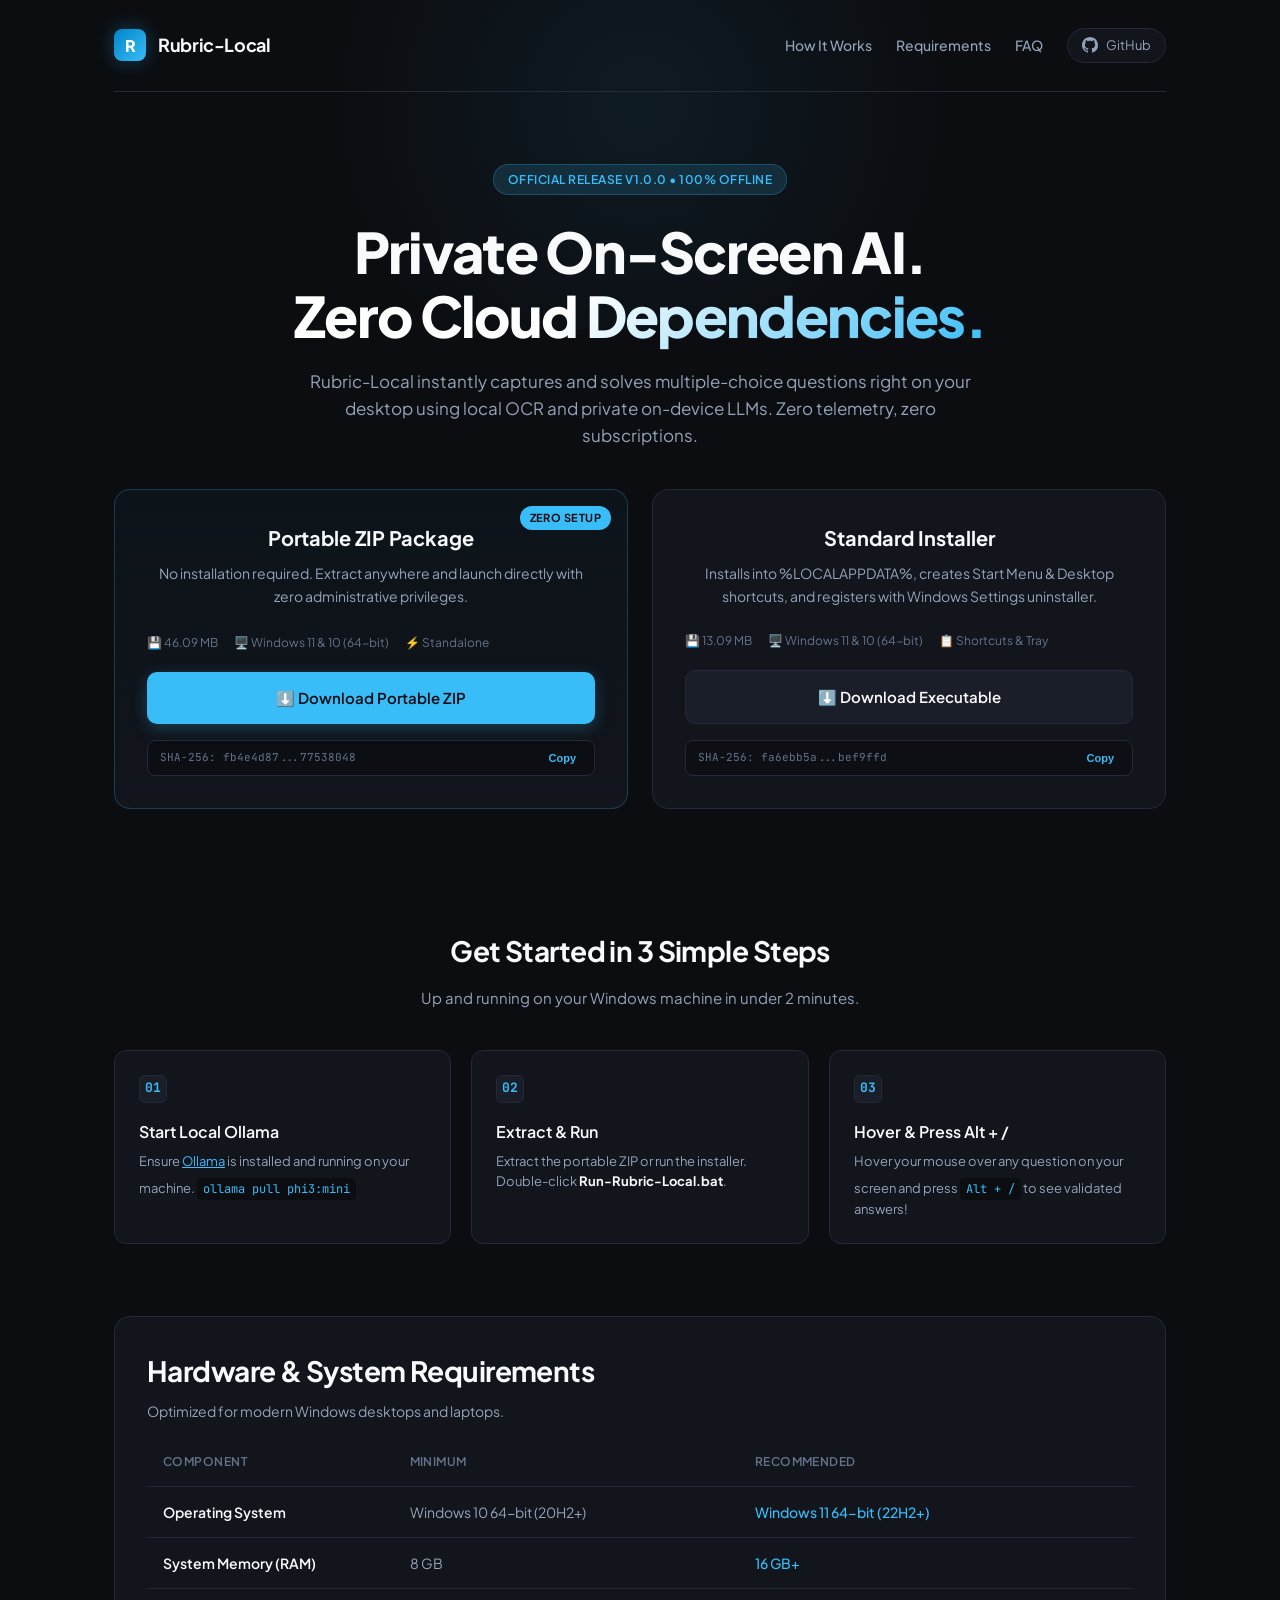
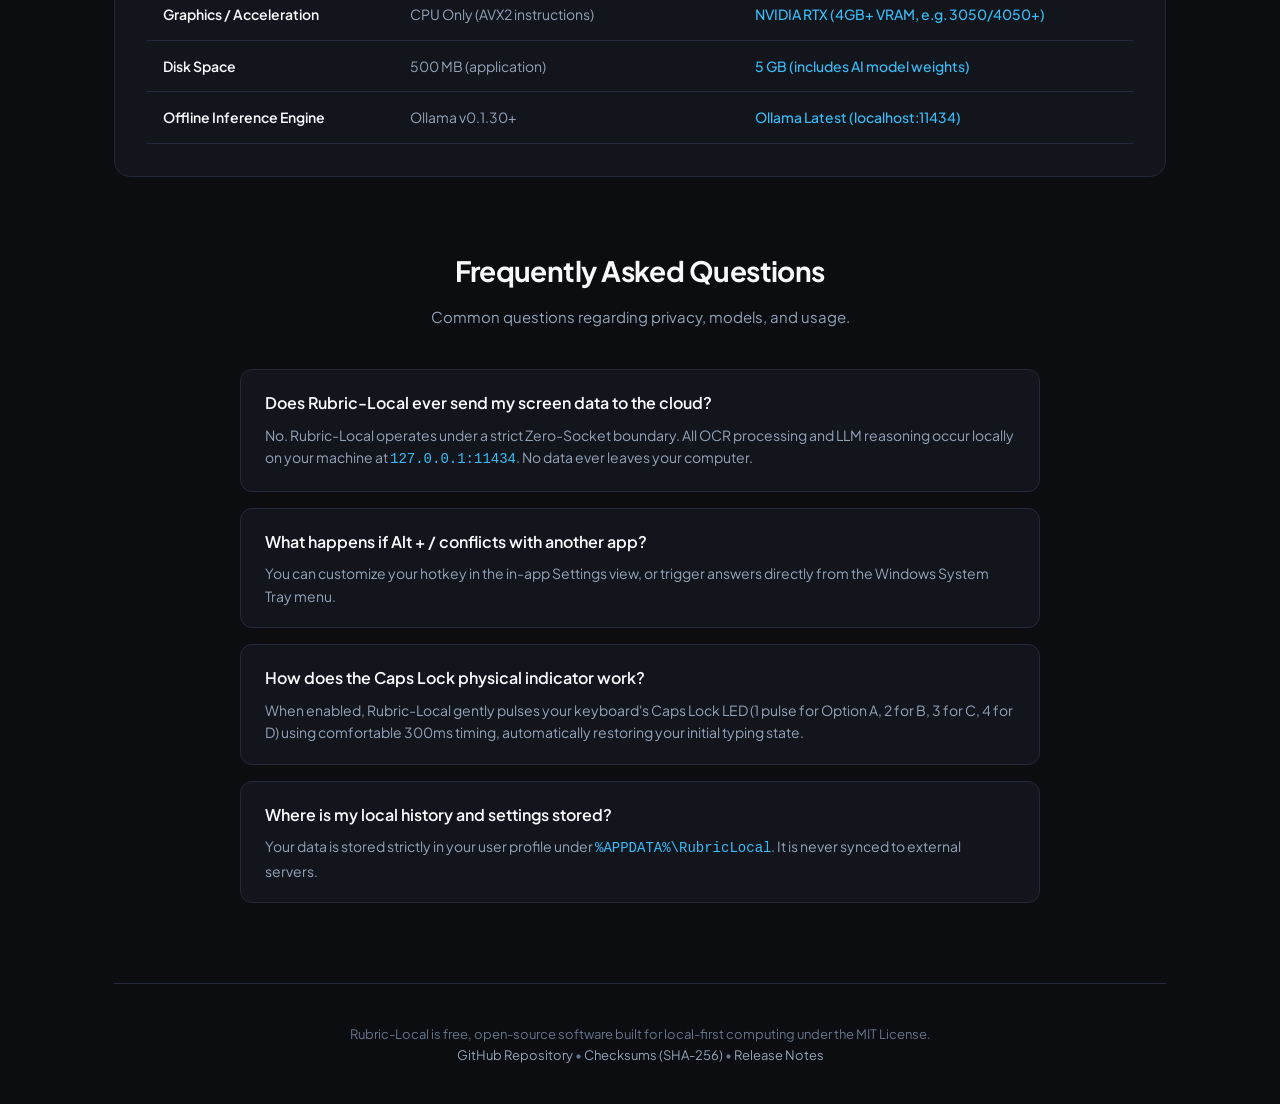
<file: rubric_local_app/website_download/index.html>
<!DOCTYPE html>
<html lang="en">
<head>
  <meta charset="UTF-8">
  <meta name="viewport" content="width=device-width, initial-scale=1.0">
  <title>Rubric-Local — Download 100% Offline AI Assistant for Windows</title>
  <meta name="description" content="Download Rubric-Local for Windows 11 & 10. 100% offline, privacy-first on-device AI question recognition and solver engine. Zero cloud, zero subscriptions.">
  <link rel="preconnect" href="https://fonts.googleapis.com">
  <link rel="preconnect" href="https://fonts.gstatic.com" crossorigin>
  <link href="https://fonts.googleapis.com/css2?family=Plus+Jakarta+Sans:wght@400;500;600;700;800&family=JetBrains+Mono:wght@400;500&display=swap" rel="stylesheet">
  <style>
    :root {
      --bg-app: #0b0d11;
      --bg-surface: #12151c;
      --bg-surface-hover: #1a1e28;
      --border: #232938;
      --border-accent: rgba(56, 189, 248, 0.25);
      --accent: #38bdf8;
      --accent-glow: rgba(56, 189, 248, 0.15);
      --accent-hover: #0284c7;
      --success: #10b981;
      --warning: #f59e0b;
      --text-primary: #f8fafc;
      --text-secondary: #94a3b8;
      --text-muted: #64748b;
      --font-sans: 'Plus Jakarta Sans', -apple-system, BlinkMacSystemFont, 'Segoe UI', Roboto, sans-serif;
      --font-mono: 'JetBrains Mono', Consolas, monospace;
    }

    * {
      margin: 0;
      padding: 0;
      box-sizing: border-box;
    }

    body {
      background-color: var(--bg-app);
      color: var(--text-primary);
      font-family: var(--font-sans);
      line-height: 1.6;
      -webkit-font-smoothing: antialiased;
      overflow-x: hidden;
    }

    /* Ambient Glow Background */
    .ambient-glow {
      position: absolute;
      top: -120px;
      left: 50%;
      transform: translateX(-50%);
      width: 750px;
      height: 450px;
      background: radial-gradient(circle, rgba(56, 189, 248, 0.08) 0%, rgba(11, 13, 17, 0) 70%);
      pointer-events: none;
      z-index: 0;
    }

    .container {
      max-width: 1100px;
      margin: 0 auto;
      padding: 0 24px;
      position: relative;
      z-index: 1;
    }

    /* Navigation */
    header {
      padding: 28px 0;
      border-bottom: 1px solid var(--border);
    }

    .nav-wrapper {
      display: flex;
      justify-content: space-between;
      align-items: center;
    }

    .brand {
      display: flex;
      align-items: center;
      gap: 12px;
      text-decoration: none;
      color: var(--text-primary);
    }

    .brand-icon {
      width: 32px;
      height: 32px;
      background: linear-gradient(135deg, #0284c7, #38bdf8);
      border-radius: 8px;
      display: flex;
      align-items: center;
      justify-content: center;
      font-weight: 800;
      font-size: 16px;
      color: #fff;
      box-shadow: 0 0 20px rgba(56, 189, 248, 0.3);
    }

    .brand-name {
      font-size: 18px;
      font-weight: 700;
      letter-spacing: -0.02em;
    }

    .nav-links {
      display: flex;
      align-items: center;
      gap: 24px;
    }

    .nav-link {
      color: var(--text-secondary);
      text-decoration: none;
      font-size: 14px;
      font-weight: 500;
      transition: color 0.2s;
    }

    .nav-link:hover {
      color: var(--text-primary);
    }

    .github-badge {
      display: inline-flex;
      align-items: center;
      gap: 8px;
      background: var(--bg-surface);
      border: 1px solid var(--border);
      padding: 6px 14px;
      border-radius: 20px;
      font-size: 13px;
      color: var(--text-secondary);
      text-decoration: none;
      transition: all 0.2s;
    }

    .github-badge:hover {
      border-color: var(--accent);
      color: var(--text-primary);
    }

    /* Hero Section */
    .hero {
      padding: 72px 0 56px;
      text-align: center;
    }

    .release-tag {
      display: inline-flex;
      align-items: center;
      gap: 8px;
      background: var(--accent-glow);
      border: 1px solid var(--border-accent);
      color: var(--accent);
      padding: 5px 14px;
      border-radius: 20px;
      font-size: 12px;
      font-weight: 600;
      letter-spacing: 0.04em;
      text-transform: uppercase;
      margin-bottom: 24px;
    }

    .hero h1 {
      font-size: clamp(36px, 6vw, 56px);
      font-weight: 800;
      letter-spacing: -0.03em;
      line-height: 1.15;
      margin-bottom: 20px;
      color: var(--text-primary);
    }

    .hero h1 span {
      background: linear-gradient(135deg, #ffffff 40%, var(--accent) 100%);
      -webkit-background-clip: text;
      -webkit-text-fill-color: transparent;
    }

    .hero-subtitle {
      max-width: 680px;
      margin: 0 auto 40px;
      font-size: 17px;
      color: var(--text-secondary);
      line-height: 1.6;
    }

    /* Download Cards Grid */
    .download-grid {
      display: grid;
      grid-template-columns: repeat(auto-fit, minmax(320px, 1fr));
      gap: 24px;
      margin-bottom: 64px;
    }

    .download-card {
      background: var(--bg-surface);
      border: 1px solid var(--border);
      border-radius: 16px;
      padding: 32px;
      display: flex;
      flex-direction: column;
      position: relative;
      transition: transform 0.2s, border-color 0.2s, box-shadow 0.2s;
    }

    .download-card:hover {
      border-color: var(--border-accent);
      transform: translateY(-2px);
      box-shadow: 0 12px 30px rgba(0, 0, 0, 0.4);
    }

    .download-card.primary {
      border-color: var(--border-accent);
      background: linear-gradient(180deg, rgba(56, 189, 248, 0.04) 0%, var(--bg-surface) 100%);
    }

    .card-badge {
      position: absolute;
      top: 16px;
      right: 16px;
      background: var(--accent);
      color: #0b0d11;
      font-size: 11px;
      font-weight: 700;
      padding: 3px 10px;
      border-radius: 12px;
      text-transform: uppercase;
      letter-spacing: 0.04em;
    }

    .card-title {
      font-size: 20px;
      font-weight: 700;
      margin-bottom: 8px;
    }

    .card-desc {
      font-size: 14px;
      color: var(--text-secondary);
      margin-bottom: 24px;
      flex-grow: 1;
    }

    .card-meta {
      display: flex;
      gap: 16px;
      font-size: 12px;
      color: var(--text-muted);
      margin-bottom: 20px;
    }

    .btn {
      display: inline-flex;
      align-items: center;
      justify-content: center;
      gap: 10px;
      padding: 14px 24px;
      border-radius: 10px;
      font-size: 15px;
      font-weight: 600;
      text-decoration: none;
      cursor: pointer;
      transition: all 0.2s;
      border: none;
      width: 100%;
    }

    .btn-primary {
      background: var(--accent);
      color: #0b0d11;
      box-shadow: 0 4px 16px rgba(56, 189, 248, 0.25);
    }

    .btn-primary:hover {
      background: #7dd3fc;
      box-shadow: 0 6px 22px rgba(56, 189, 248, 0.35);
    }

    .btn-secondary {
      background: var(--bg-surface-hover);
      color: var(--text-primary);
      border: 1px solid var(--border);
    }

    .btn-secondary:hover {
      background: #232938;
      border-color: var(--text-muted);
    }

    .hash-box {
      margin-top: 16px;
      background: rgba(0, 0, 0, 0.3);
      border: 1px solid var(--border);
      border-radius: 8px;
      padding: 8px 12px;
      display: flex;
      align-items: center;
      justify-content: space-between;
      gap: 8px;
    }

    .hash-text {
      font-family: var(--font-mono);
      font-size: 11px;
      color: var(--text-muted);
      overflow: hidden;
      text-overflow: ellipsis;
      white-space: nowrap;
    }

    .copy-btn {
      background: transparent;
      border: none;
      color: var(--accent);
      cursor: pointer;
      font-size: 11px;
      font-weight: 600;
      padding: 2px 6px;
      border-radius: 4px;
    }

    .copy-btn:hover {
      background: var(--bg-surface-hover);
    }

    /* 3-Step Setup Guide */
    .section-title {
      font-size: 28px;
      font-weight: 700;
      letter-spacing: -0.02em;
      margin-bottom: 12px;
      text-align: center;
    }

    .section-desc {
      font-size: 15px;
      color: var(--text-secondary);
      text-align: center;
      margin-bottom: 40px;
    }

    .steps-grid {
      display: grid;
      grid-template-columns: repeat(auto-fit, minmax(260px, 1fr));
      gap: 20px;
      margin-bottom: 72px;
    }

    .step-card {
      background: var(--bg-surface);
      border: 1px solid var(--border);
      border-radius: 12px;
      padding: 24px;
    }

    .step-num {
      width: 28px;
      height: 28px;
      background: var(--bg-surface-hover);
      border: 1px solid var(--border);
      border-radius: 6px;
      display: flex;
      align-items: center;
      justify-content: center;
      font-family: var(--font-mono);
      font-size: 13px;
      font-weight: 700;
      color: var(--accent);
      margin-bottom: 16px;
    }

    .step-title {
      font-size: 16px;
      font-weight: 600;
      margin-bottom: 8px;
    }

    .step-text {
      font-size: 13px;
      color: var(--text-secondary);
      line-height: 1.5;
    }

    .code-chip {
      display: inline-block;
      font-family: var(--font-mono);
      background: rgba(0, 0, 0, 0.4);
      padding: 2px 6px;
      border-radius: 4px;
      font-size: 12px;
      color: var(--accent);
      margin-top: 6px;
    }

    /* System Requirements Table */
    .specs-card {
      background: var(--bg-surface);
      border: 1px solid var(--border);
      border-radius: 16px;
      padding: 32px;
      margin-bottom: 72px;
    }

    .specs-table {
      width: 100%;
      border-collapse: collapse;
      margin-top: 16px;
    }

    .specs-table th, .specs-table td {
      padding: 14px 16px;
      text-align: left;
      border-bottom: 1px solid var(--border);
      font-size: 14px;
    }

    .specs-table th {
      color: var(--text-muted);
      font-weight: 600;
      font-size: 12px;
      text-transform: uppercase;
      letter-spacing: 0.04em;
    }

    .specs-table td:first-child {
      font-weight: 600;
      color: var(--text-primary);
      width: 25%;
    }

    .specs-table td:nth-child(2) {
      color: var(--text-secondary);
      width: 35%;
    }

    .specs-table td:nth-child(3) {
      color: var(--accent);
      font-weight: 500;
    }

    /* FAQ Accordion */
    .faq-grid {
      display: grid;
      grid-template-columns: 1fr;
      gap: 16px;
      max-width: 800px;
      margin: 0 auto 80px;
    }

    .faq-item {
      background: var(--bg-surface);
      border: 1px solid var(--border);
      border-radius: 12px;
      padding: 20px 24px;
    }

    .faq-q {
      font-size: 16px;
      font-weight: 600;
      margin-bottom: 8px;
      color: var(--text-primary);
    }

    .faq-a {
      font-size: 14px;
      color: var(--text-secondary);
      line-height: 1.6;
    }

    /* Footer */
    footer {
      border-top: 1px solid var(--border);
      padding: 40px 0;
      text-align: center;
      font-size: 13px;
      color: var(--text-muted);
    }

    footer a {
      color: var(--text-secondary);
      text-decoration: none;
      transition: color 0.2s;
    }

    footer a:hover {
      color: var(--accent);
    }
  </style>
</head>
<body>
  <div class="ambient-glow"></div>

  <div class="container">
    <!-- Header -->
    <header>
      <div class="nav-wrapper">
        <a href="#" class="brand">
          <div class="brand-icon">R</div>
          <div class="brand-name">Rubric-Local</div>
        </a>
        <div class="nav-links">
          <a href="#how-it-works" class="nav-link">How It Works</a>
          <a href="#requirements" class="nav-link">Requirements</a>
          <a href="#faq" class="nav-link">FAQ</a>
          <a href="https://github.com/your-username/rubric-local" class="github-badge" target="_blank" rel="noopener">
            <svg width="16" height="16" fill="currentColor" viewBox="0 0 16 16"><path d="M8 0C3.58 0 0 3.58 0 8c0 3.54 2.29 6.53 5.47 7.59.4.07.55-.17.55-.38 0-.19-.01-.82-.01-1.49-2.01.37-2.53-.49-2.69-.94-.09-.23-.48-.94-.82-1.13-.28-.15-.68-.52-.01-.53.63-.01 1.08.58 1.23.82.72 1.21 1.87.87 2.33.66.07-.52.28-.87.51-1.07-1.78-.2-3.64-.89-3.64-3.95 0-.87.31-1.59.82-2.15-.08-.2-.36-1.02.08-2.12 0 0 .67-.21 2.2.82.64-.18 1.32-.27 2-.27.68 0 1.36.09 2 .27 1.53-1.04 2.2-.82 2.2-.82.44 1.1.16 1.92.08 2.12.51.56.82 1.27.82 2.15 0 3.07-1.87 3.75-3.65 3.95.29.25.54.73.54 1.48 0 1.07-.01 1.93-.01 2.2 0 .21.15.46.55.38A8.012 8.012 0 0 0 16 8c0-4.42-3.58-8-8-8z"/></svg>
            GitHub
          </a>
        </div>
      </div>
    </header>

    <!-- Hero -->
    <section class="hero">
      <div class="release-tag">Official Release v1.0.0 • 100% Offline</div>
      <h1>Private On-Screen AI.<br><span>Zero Cloud Dependencies.</span></h1>
      <p class="hero-subtitle">
        Rubric-Local instantly captures and solves multiple-choice questions right on your desktop using local OCR and private on-device LLMs. Zero telemetry, zero subscriptions.
      </p>

      <!-- Download Options Grid -->
      <div class="download-grid">
        <!-- Option 1: Portable ZIP (Recommended) -->
        <div class="download-card primary">
          <div class="card-badge">Zero Setup</div>
          <div class="card-title">Portable ZIP Package</div>
          <div class="card-desc">
            No installation required. Extract anywhere and launch directly with zero administrative privileges.
          </div>
          <div class="card-meta">
            <span>💾 46.09 MB</span>
            <span>🖥️ Windows 11 & 10 (64-bit)</span>
            <span>⚡ Standalone</span>
          </div>
          <a href="Rubric-Local-v1.0.0-win64-portable.zip" class="btn btn-primary" download id="download-portable-btn">
            ⬇️ Download Portable ZIP
          </a>
          <div class="hash-box">
            <span class="hash-text" title="SHA-256: fb4e4d875f2668285c9409717f2d12a156ab3b47f1e078ad3490ce7e77538048">SHA-256: fb4e4d87...77538048</span>
            <button class="copy-btn" onclick="copyHash('fb4e4d875f2668285c9409717f2d12a156ab3b47f1e078ad3490ce7e77538048')">Copy</button>
          </div>
        </div>

        <!-- Option 2: Windows Installer -->
        <div class="download-card">
          <div class="card-title">Standard Installer</div>
          <div class="card-desc">
            Installs into %LOCALAPPDATA%, creates Start Menu & Desktop shortcuts, and registers with Windows Settings uninstaller.
          </div>
          <div class="card-meta">
            <span>💾 13.09 MB</span>
            <span>🖥️ Windows 11 & 10 (64-bit)</span>
            <span>📋 Shortcuts & Tray</span>
          </div>
          <a href="Rubric-Local.exe" class="btn btn-secondary" download id="download-installer-btn">
            ⬇️ Download Executable
          </a>
          <div class="hash-box">
            <span class="hash-text" title="SHA-256: fa6ebb5ac611c3cdac9fe34f8d3b02b9319951a78135ce888377ab152bef9ffd">SHA-256: fa6ebb5a...bef9ffd</span>
            <button class="copy-btn" onclick="copyHash('fa6ebb5ac611c3cdac9fe34f8d3b02b9319951a78135ce888377ab152bef9ffd')">Copy</button>
          </div>
        </div>
      </div>
    </section>

    <!-- 3-Step Setup Guide -->
    <section id="how-it-works">
      <h2 class="section-title">Get Started in 3 Simple Steps</h2>
      <p class="section-desc">Up and running on your Windows machine in under 2 minutes.</p>

      <div class="steps-grid">
        <div class="step-card">
          <div class="step-num">01</div>
          <div class="step-title">Start Local Ollama</div>
          <div class="step-text">
            Ensure <a href="https://ollama.com" target="_blank" style="color:var(--accent);">Ollama</a> is installed and running on your machine.
            <div class="code-chip">ollama pull phi3:mini</div>
          </div>
        </div>

        <div class="step-card">
          <div class="step-num">02</div>
          <div class="step-title">Extract & Run</div>
          <div class="step-text">
            Extract the portable ZIP or run the installer. Double-click <strong style="color:var(--text-primary);">Run-Rubric-Local.bat</strong>.
          </div>
        </div>

        <div class="step-card">
          <div class="step-num">03</div>
          <div class="step-title">Hover & Press Alt + /</div>
          <div class="step-text">
            Hover your mouse over any question on your screen and press <span class="code-chip">Alt + /</span> to see validated answers!
          </div>
        </div>
      </div>
    </section>

    <!-- System Requirements -->
    <section id="requirements">
      <div class="specs-card">
        <h2 class="section-title" style="text-align:left; margin-bottom: 6px;">Hardware & System Requirements</h2>
        <p style="color:var(--text-secondary); font-size:14px;">Optimized for modern Windows desktops and laptops.</p>

        <table class="specs-table">
          <thead>
            <tr>
              <th>Component</th>
              <th>Minimum</th>
              <th>Recommended</th>
            </tr>
          </thead>
          <tbody>
            <tr>
              <td>Operating System</td>
              <td>Windows 10 64-bit (20H2+)</td>
              <td>Windows 11 64-bit (22H2+)</td>
            </tr>
            <tr>
              <td>System Memory (RAM)</td>
              <td>8 GB</td>
              <td>16 GB+</td>
            </tr>
            <tr>
              <td>Graphics / Acceleration</td>
              <td>CPU Only (AVX2 instructions)</td>
              <td>NVIDIA RTX (4GB+ VRAM, e.g. 3050/4050+)</td>
            </tr>
            <tr>
              <td>Disk Space</td>
              <td>500 MB (application)</td>
              <td>5 GB (includes AI model weights)</td>
            </tr>
            <tr>
              <td>Offline Inference Engine</td>
              <td>Ollama v0.1.30+</td>
              <td>Ollama Latest (localhost:11434)</td>
            </tr>
          </tbody>
        </table>
      </div>
    </section>

    <!-- FAQ -->
    <section id="faq">
      <h2 class="section-title">Frequently Asked Questions</h2>
      <p class="section-desc">Common questions regarding privacy, models, and usage.</p>

      <div class="faq-grid">
        <div class="faq-item">
          <div class="faq-q">Does Rubric-Local ever send my screen data to the cloud?</div>
          <div class="faq-a">
            No. Rubric-Local operates under a strict Zero-Socket boundary. All OCR processing and LLM reasoning occur locally on your machine at <code style="color:var(--accent);">127.0.0.1:11434</code>. No data ever leaves your computer.
          </div>
        </div>

        <div class="faq-item">
          <div class="faq-q">What happens if Alt + / conflicts with another app?</div>
          <div class="faq-a">
            You can customize your hotkey in the in-app Settings view, or trigger answers directly from the Windows System Tray menu.
          </div>
        </div>

        <div class="faq-item">
          <div class="faq-q">How does the Caps Lock physical indicator work?</div>
          <div class="faq-a">
            When enabled, Rubric-Local gently pulses your keyboard's Caps Lock LED (1 pulse for Option A, 2 for B, 3 for C, 4 for D) using comfortable 300ms timing, automatically restoring your initial typing state.
          </div>
        </div>

        <div class="faq-item">
          <div class="faq-q">Where is my local history and settings stored?</div>
          <div class="faq-a">
            Your data is stored strictly in your user profile under <code style="color:var(--accent);">%APPDATA%\RubricLocal</code>. It is never synced to external servers.
          </div>
        </div>
      </div>
    </section>

    <!-- Footer -->
    <footer>
      <p>
        Rubric-Local is free, open-source software built for local-first computing under the MIT License.<br>
        <a href="https://github.com/your-username/rubric-local" target="_blank" rel="noopener">GitHub Repository</a> • 
        <a href="checksums.txt" target="_blank">Checksums (SHA-256)</a> • 
        <a href="RELEASE_NOTES.md" target="_blank">Release Notes</a>
      </p>
    </footer>
  </div>

  <script>
    function copyHash(hash) {
      navigator.clipboard.writeText(hash).then(() => {
        alert("SHA-256 copied to clipboard:\n" + hash);
      }).catch(err => {
        prompt("Copy SHA-256 hash:", hash);
      });
    }
  </script>
</body>
</html>
</file>
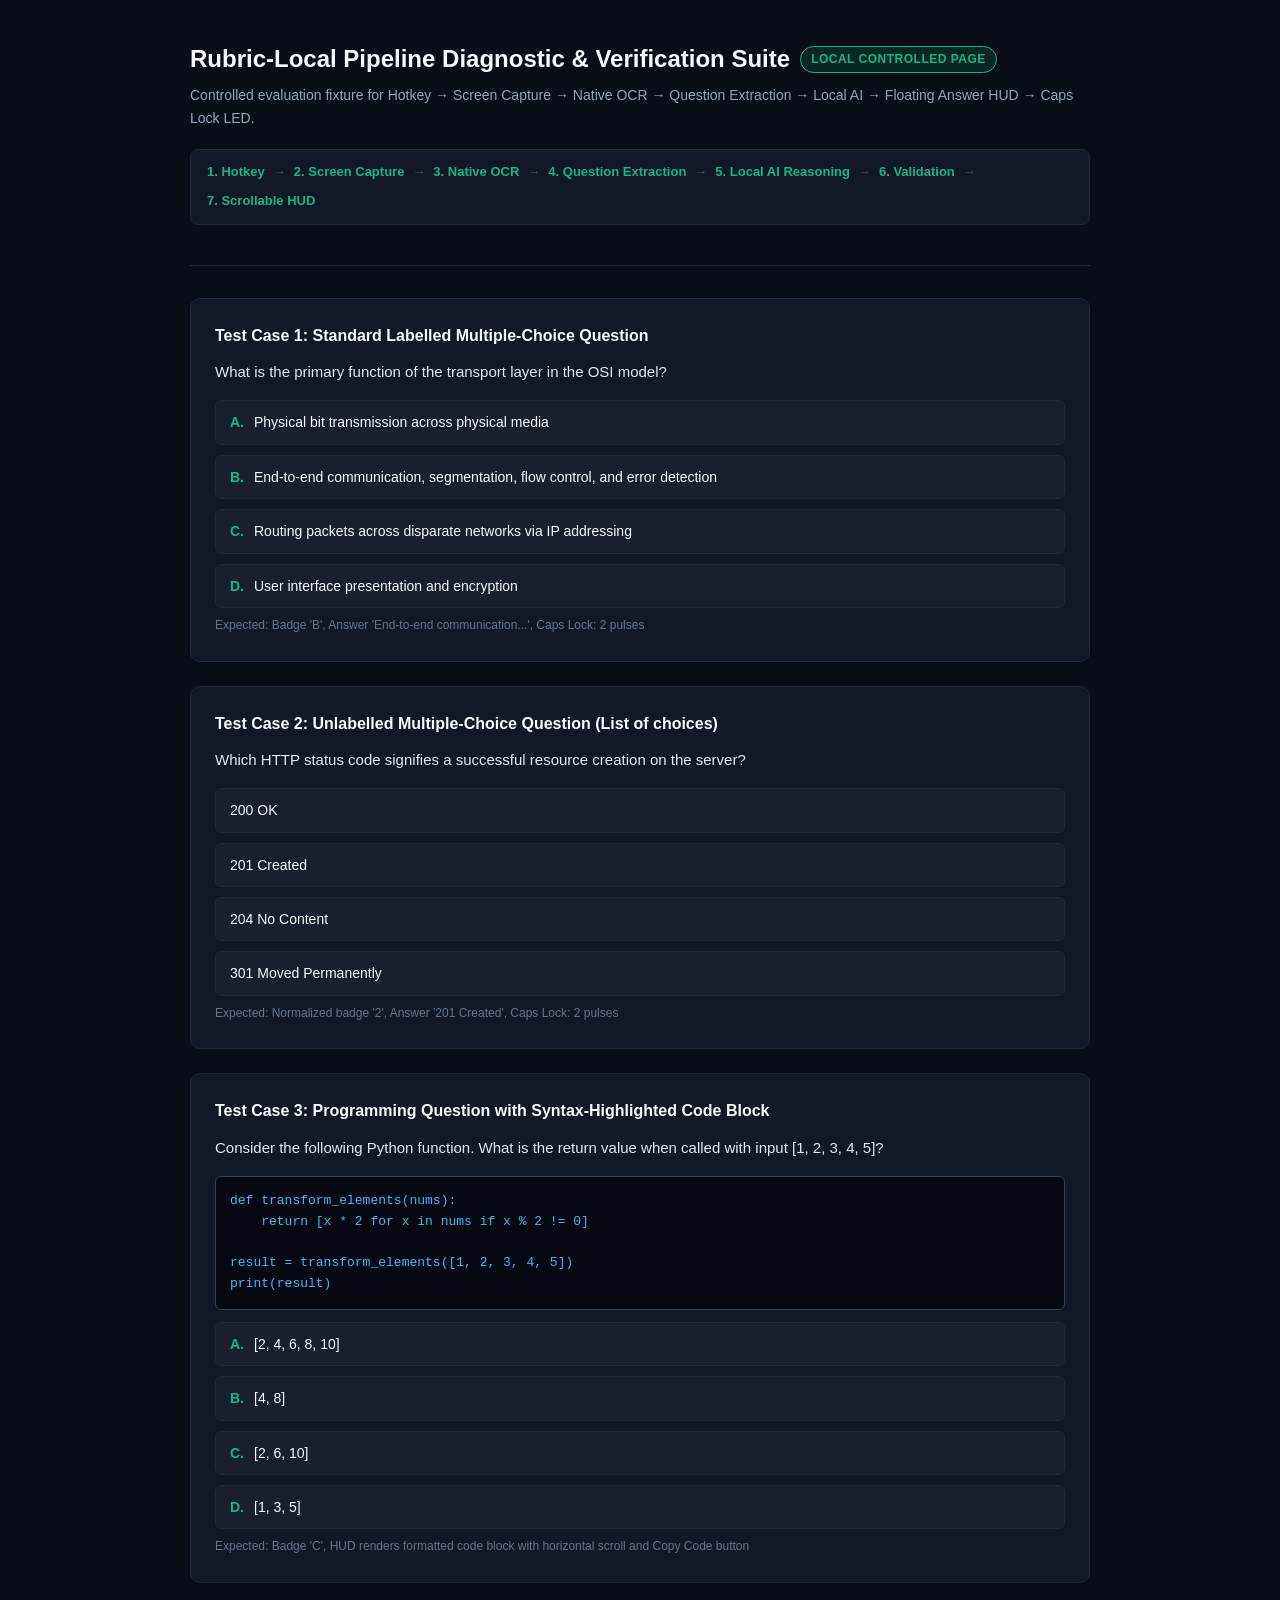
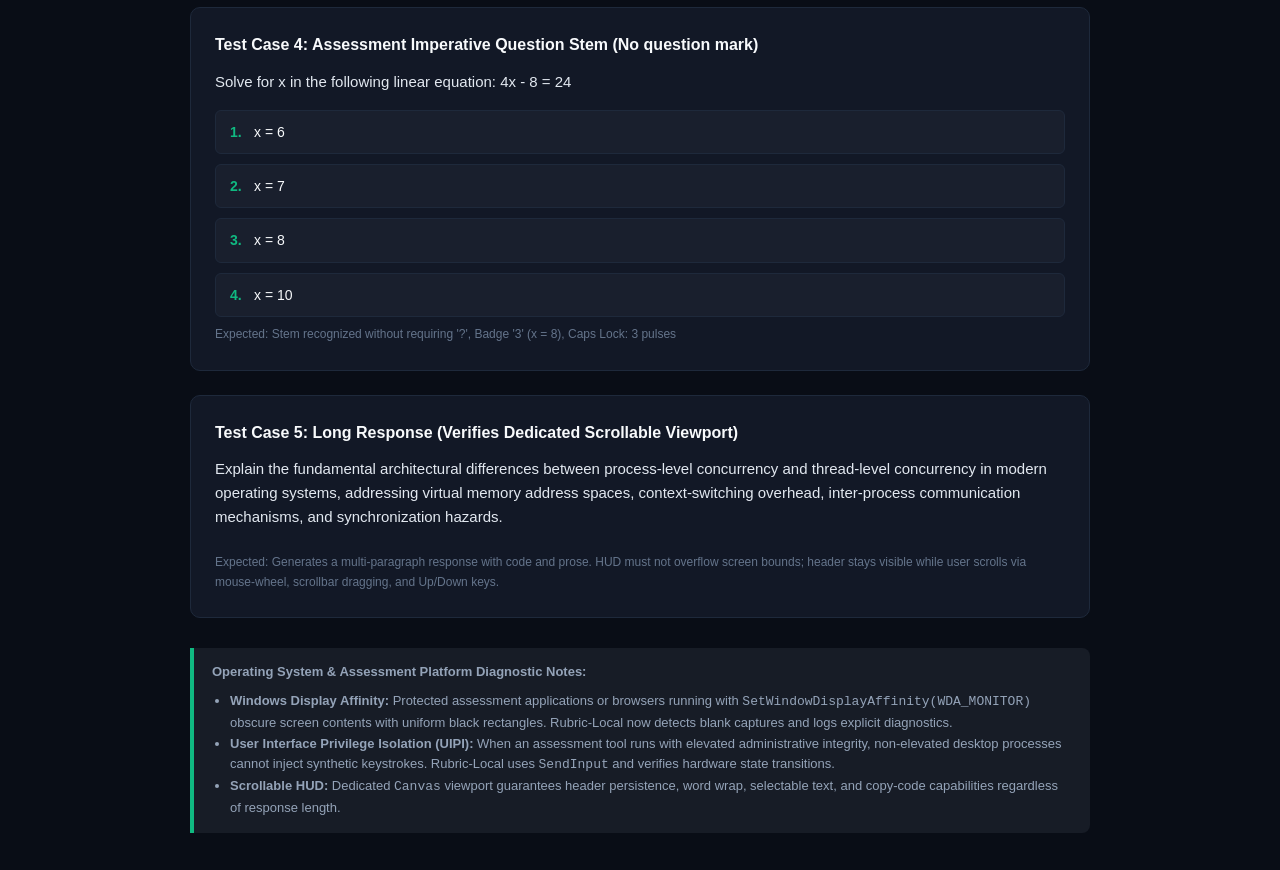
<file: rubric_local_app/website_download/local_test_page.html>
<!DOCTYPE html>
<html lang="en">
<head>
  <meta charset="UTF-8">
  <meta name="viewport" content="width=device-width, initial-scale=1.0">
  <title>Rubric-Local Pipeline Diagnostic & Verification Suite</title>
  <style>
    :root {
      --bg: #090d16;
      --card-bg: #121826;
      --card-border: #1e293b;
      --accent: #10b981;
      --accent-dim: rgba(16, 185, 129, 0.15);
      --text: #f8fafc;
      --text-muted: #94a3b8;
      --code-bg: #050811;
      --code-border: #334155;
    }
    * { box-sizing: border-box; margin: 0; padding: 0; }
    body {
      background: var(--bg);
      color: var(--text);
      font-family: -apple-system, BlinkMacSystemFont, "Segoe UI", Roboto, Helvetica, Arial, sans-serif;
      line-height: 1.6;
      padding: 40px 20px;
    }
    .container {
      max-width: 900px;
      margin: 0 auto;
    }
    header {
      margin-bottom: 32px;
      padding-bottom: 20px;
      border-bottom: 1px solid var(--card-border);
    }
    h1 {
      font-size: 24px;
      color: var(--text);
      display: flex;
      align-items: center;
      gap: 10px;
    }
    .badge {
      background: var(--accent-dim);
      color: var(--accent);
      font-size: 12px;
      padding: 3px 10px;
      border-radius: 9999px;
      border: 1px solid var(--accent);
      font-weight: 600;
      text-transform: uppercase;
      letter-spacing: 0.5px;
    }
    p.subtitle {
      color: var(--text-muted);
      font-size: 14px;
      margin-top: 6px;
    }
    .pipeline-tracker {
      display: flex;
      flex-wrap: wrap;
      gap: 8px;
      margin: 20px 0;
      padding: 12px 16px;
      background: var(--card-bg);
      border-radius: 8px;
      border: 1px solid var(--card-border);
      font-size: 13px;
    }
    .stage {
      display: flex;
      align-items: center;
      gap: 6px;
      color: var(--text-muted);
    }
    .stage.active {
      color: var(--accent);
      font-weight: 600;
    }
    .stage-arrow {
      color: #475569;
    }
    .section-title {
      font-size: 18px;
      color: var(--accent);
      margin: 28px 0 16px;
      display: flex;
      align-items: center;
      gap: 8px;
    }
    .test-card {
      background: var(--card-bg);
      border: 1px solid var(--card-border);
      border-radius: 10px;
      padding: 24px;
      margin-bottom: 24px;
      transition: border-color 0.2s ease;
    }
    .test-card:hover {
      border-color: var(--accent);
    }
    .test-card h2 {
      font-size: 16px;
      color: var(--text);
      margin-bottom: 12px;
    }
    .q-stem {
      font-size: 15px;
      font-weight: 500;
      color: #e2e8f0;
      margin-bottom: 16px;
    }
    .options-list {
      list-style: none;
      display: flex;
      flex-direction: column;
      gap: 10px;
    }
    .option-item {
      display: flex;
      align-items: center;
      padding: 10px 14px;
      background: rgba(255, 255, 255, 0.03);
      border: 1px solid var(--card-border);
      border-radius: 6px;
      font-size: 14px;
      cursor: pointer;
      user-select: text;
    }
    .option-item:hover {
      background: rgba(16, 185, 129, 0.08);
      border-color: rgba(16, 185, 129, 0.4);
    }
    .opt-label {
      display: inline-block;
      width: 24px;
      font-weight: 700;
      color: var(--accent);
    }
    pre {
      background: var(--code-bg);
      border: 1px solid var(--code-border);
      border-radius: 6px;
      padding: 14px;
      overflow-x: auto;
      font-family: "Consolas", monospace;
      font-size: 13px;
      color: #38bdf8;
      margin: 12px 0;
    }
    .instruction-hint {
      display: inline-block;
      font-size: 12px;
      color: #64748b;
      margin-top: 8px;
    }
    .diagnostic-box {
      background: #171c26;
      border-left: 4px solid var(--accent);
      padding: 14px 18px;
      margin-top: 30px;
      border-radius: 0 8px 8px 0;
      font-size: 13px;
      color: var(--text-muted);
    }
  </style>
</head>
<body>
  <div class="container">
    <header>
      <h1>
        Rubric-Local Pipeline Diagnostic & Verification Suite
        <span class="badge">Local Controlled Page</span>
      </h1>
      <p class="subtitle">
        Controlled evaluation fixture for Hotkey &rarr; Screen Capture &rarr; Native OCR &rarr; Question Extraction &rarr; Local AI &rarr; Floating Answer HUD &rarr; Caps Lock LED.
      </p>

      <div class="pipeline-tracker">
        <span class="stage active">1. Hotkey</span> <span class="stage-arrow">&rarr;</span>
        <span class="stage active">2. Screen Capture</span> <span class="stage-arrow">&rarr;</span>
        <span class="stage active">3. Native OCR</span> <span class="stage-arrow">&rarr;</span>
        <span class="stage active">4. Question Extraction</span> <span class="stage-arrow">&rarr;</span>
        <span class="stage active">5. Local AI Reasoning</span> <span class="stage-arrow">&rarr;</span>
        <span class="stage active">6. Validation</span> <span class="stage-arrow">&rarr;</span>
        <span class="stage active">7. Scrollable HUD</span>
      </div>
    </header>

    <!-- Test Case 1: Standard Labelled MCQ -->
    <div class="test-card" id="test-standard-mcq">
      <h2>Test Case 1: Standard Labelled Multiple-Choice Question</h2>
      <div class="q-stem">
        What is the primary function of the transport layer in the OSI model?
      </div>
      <ul class="options-list">
        <li class="option-item"><span class="opt-label">A.</span> Physical bit transmission across physical media</li>
        <li class="option-item"><span class="opt-label">B.</span> End-to-end communication, segmentation, flow control, and error detection</li>
        <li class="option-item"><span class="opt-label">C.</span> Routing packets across disparate networks via IP addressing</li>
        <li class="option-item"><span class="opt-label">D.</span> User interface presentation and encryption</li>
      </ul>
      <span class="instruction-hint">Expected: Badge 'B', Answer 'End-to-end communication...', Caps Lock: 2 pulses</span>
    </div>

    <!-- Test Case 2: Unlabelled MCQ -->
    <div class="test-card" id="test-unlabelled-mcq">
      <h2>Test Case 2: Unlabelled Multiple-Choice Question (List of choices)</h2>
      <div class="q-stem">
        Which HTTP status code signifies a successful resource creation on the server?
      </div>
      <ul class="options-list">
        <li class="option-item">200 OK</li>
        <li class="option-item">201 Created</li>
        <li class="option-item">204 No Content</li>
        <li class="option-item">301 Moved Permanently</li>
      </ul>
      <span class="instruction-hint">Expected: Normalized badge '2', Answer '201 Created', Caps Lock: 2 pulses</span>
    </div>

    <!-- Test Case 3: Programming Question with Code Block -->
    <div class="test-card" id="test-code-question">
      <h2>Test Case 3: Programming Question with Syntax-Highlighted Code Block</h2>
      <div class="q-stem">
        Consider the following Python function. What is the return value when called with input [1, 2, 3, 4, 5]?
      </div>
      <pre><code>def transform_elements(nums):
    return [x * 2 for x in nums if x % 2 != 0]

result = transform_elements([1, 2, 3, 4, 5])
print(result)</code></pre>
      <ul class="options-list">
        <li class="option-item"><span class="opt-label">A.</span> [2, 4, 6, 8, 10]</li>
        <li class="option-item"><span class="opt-label">B.</span> [4, 8]</li>
        <li class="option-item"><span class="opt-label">C.</span> [2, 6, 10]</li>
        <li class="option-item"><span class="opt-label">D.</span> [1, 3, 5]</li>
      </ul>
      <span class="instruction-hint">Expected: Badge 'C', HUD renders formatted code block with horizontal scroll and Copy Code button</span>
    </div>

    <!-- Test Case 4: Imperative Assessment Stem -->
    <div class="test-card" id="test-imperative-stem">
      <h2>Test Case 4: Assessment Imperative Question Stem (No question mark)</h2>
      <div class="q-stem">
        Solve for x in the following linear equation: 4x - 8 = 24
      </div>
      <ul class="options-list">
        <li class="option-item"><span class="opt-label">1.</span> x = 6</li>
        <li class="option-item"><span class="opt-label">2.</span> x = 7</li>
        <li class="option-item"><span class="opt-label">3.</span> x = 8</li>
        <li class="option-item"><span class="opt-label">4.</span> x = 10</li>
      </ul>
      <span class="instruction-hint">Expected: Stem recognized without requiring '?', Badge '3' (x = 8), Caps Lock: 3 pulses</span>
    </div>

    <!-- Test Case 5: Long Response & Scrollable Viewport -->
    <div class="test-card" id="test-scrollable-long-response">
      <h2>Test Case 5: Long Response (Verifies Dedicated Scrollable Viewport)</h2>
      <div class="q-stem">
        Explain the fundamental architectural differences between process-level concurrency and thread-level concurrency in modern operating systems, addressing virtual memory address spaces, context-switching overhead, inter-process communication mechanisms, and synchronization hazards.
      </div>
      <span class="instruction-hint">Expected: Generates a multi-paragraph response with code and prose. HUD must not overflow screen bounds; header stays visible while user scrolls via mouse-wheel, scrollbar dragging, and Up/Down keys.</span>
    </div>

    <!-- Architectural Diagnosis & Security Controls Reference -->
    <div class="diagnostic-box">
      <strong>Operating System & Assessment Platform Diagnostic Notes:</strong>
      <ul style="margin-top: 8px; margin-left: 18px;">
        <li><strong>Windows Display Affinity:</strong> Protected assessment applications or browsers running with <code>SetWindowDisplayAffinity(WDA_MONITOR)</code> obscure screen contents with uniform black rectangles. Rubric-Local now detects blank captures and logs explicit diagnostics.</li>
        <li><strong>User Interface Privilege Isolation (UIPI):</strong> When an assessment tool runs with elevated administrative integrity, non-elevated desktop processes cannot inject synthetic keystrokes. Rubric-Local uses <code>SendInput</code> and verifies hardware state transitions.</li>
        <li><strong>Scrollable HUD:</strong> Dedicated <code>Canvas</code> viewport guarantees header persistence, word wrap, selectable text, and copy-code capabilities regardless of response length.</li>
      </ul>
    </div>
  </div>
</body>
</html>
</file>
